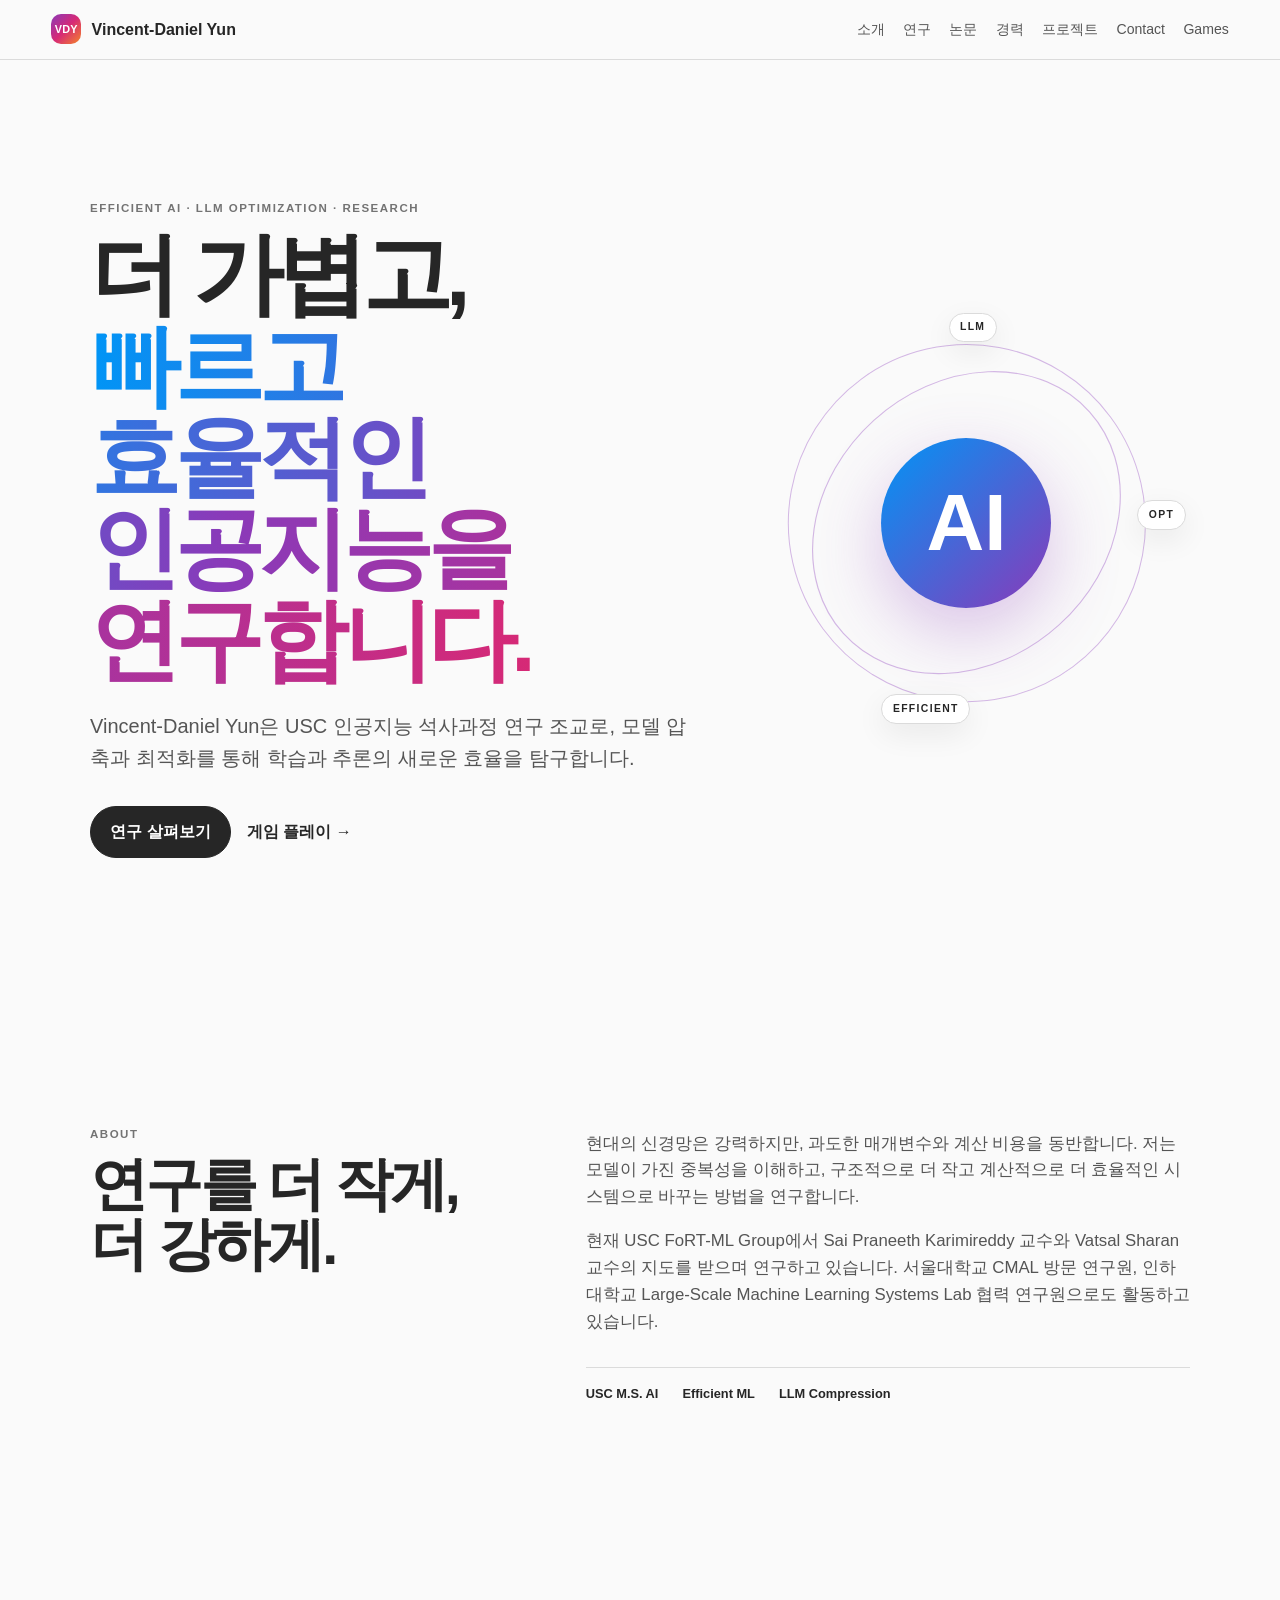
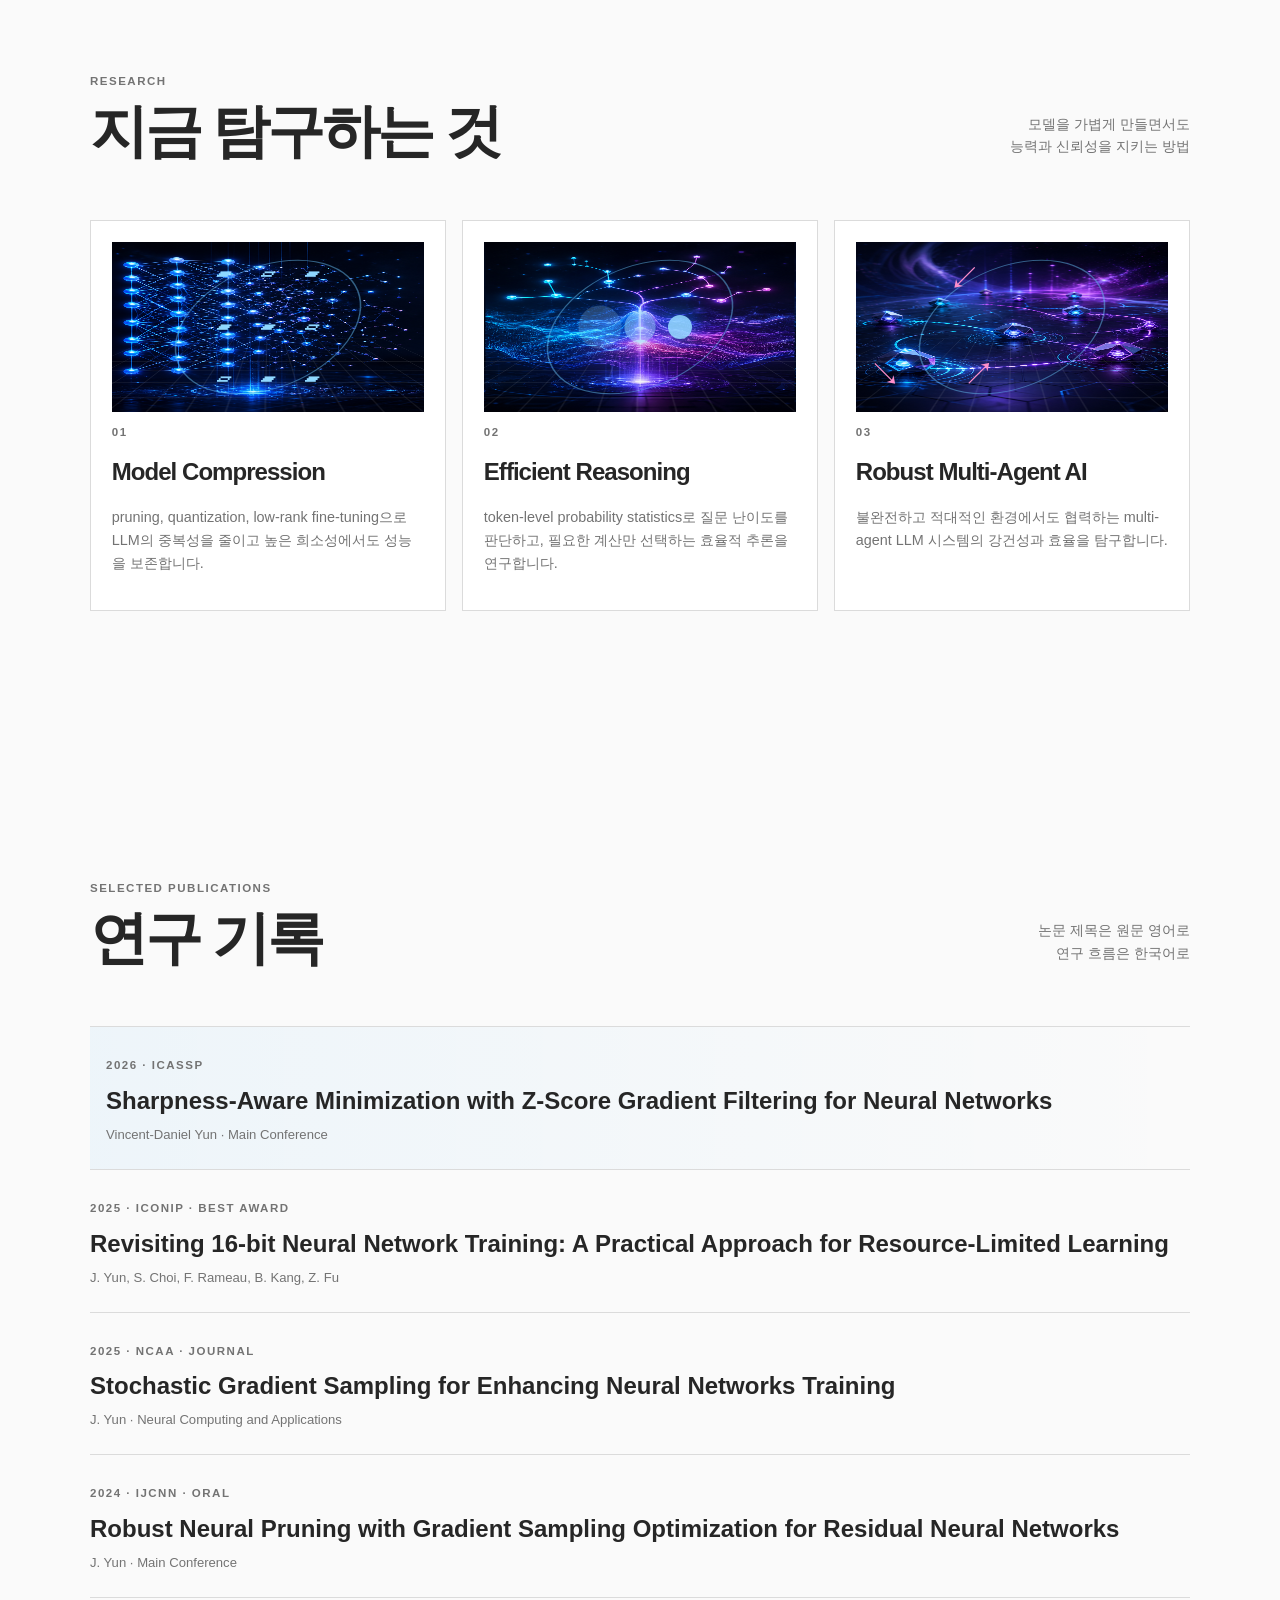
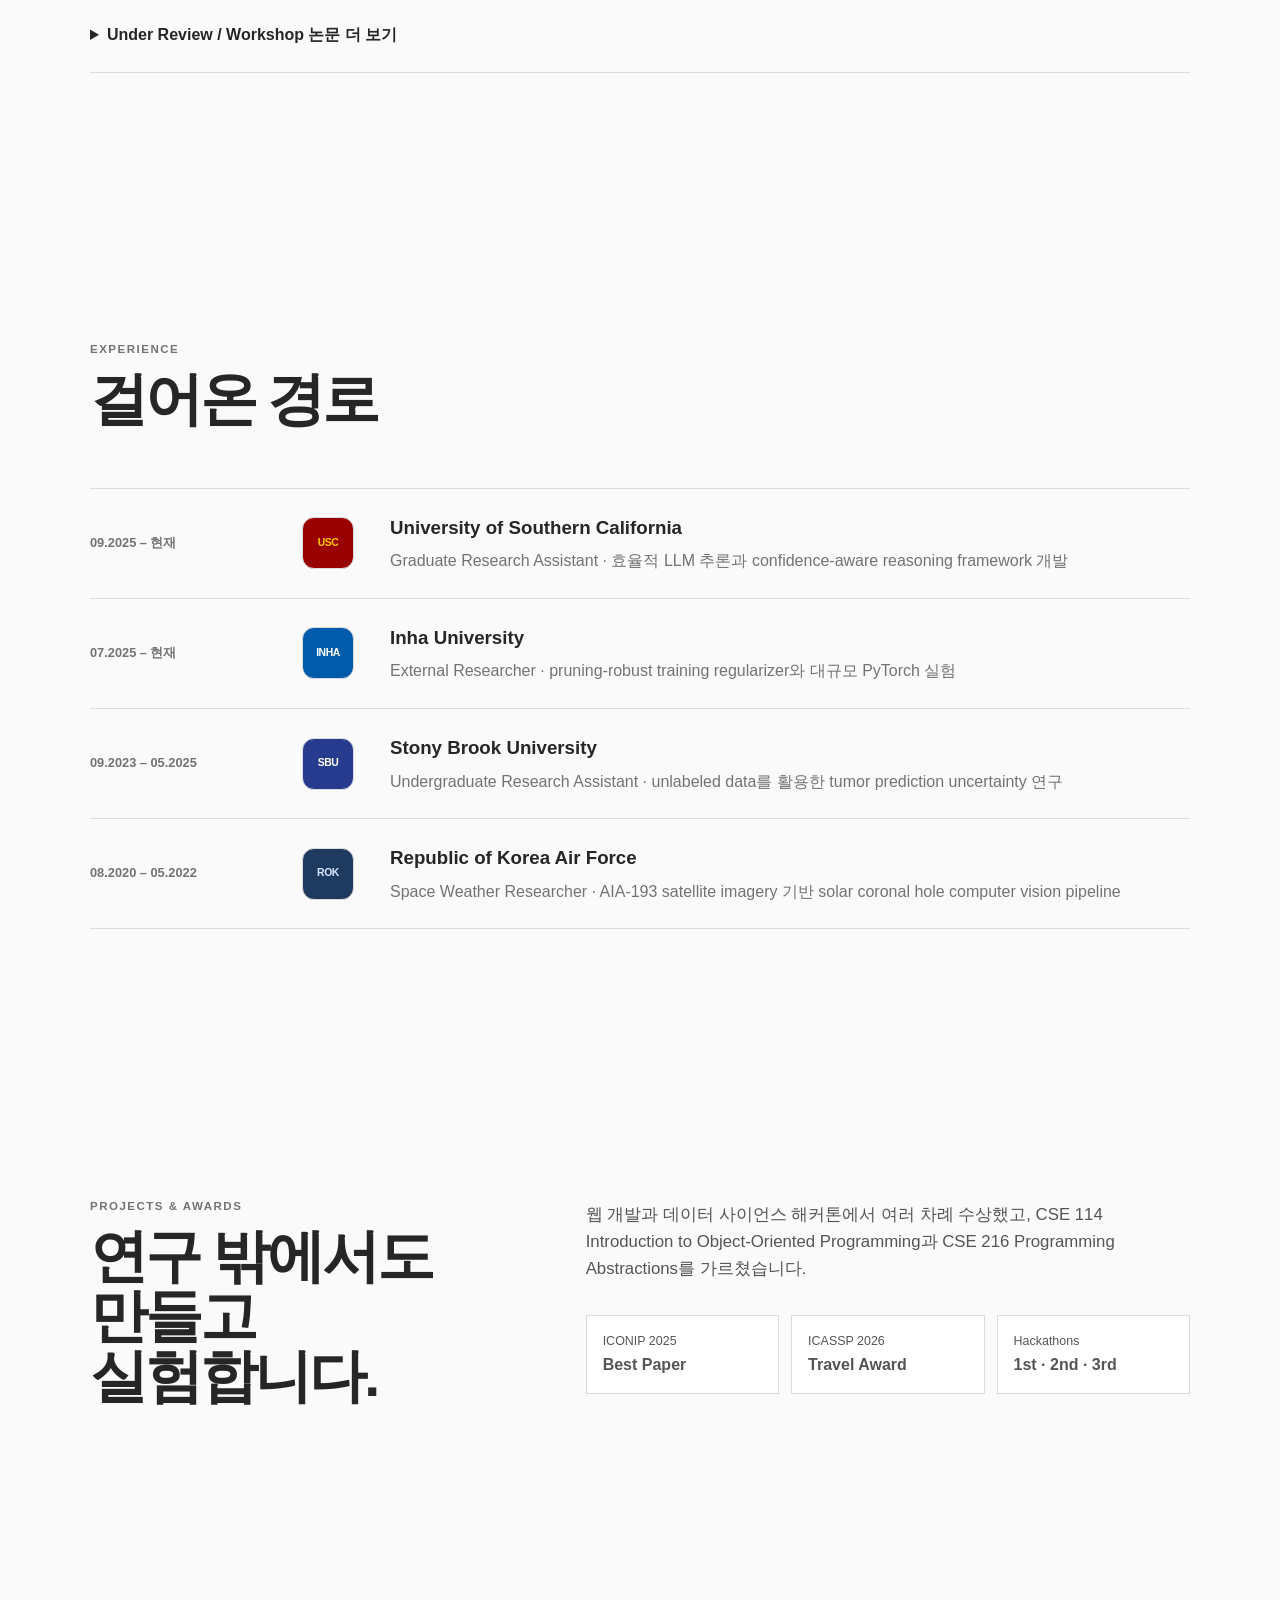
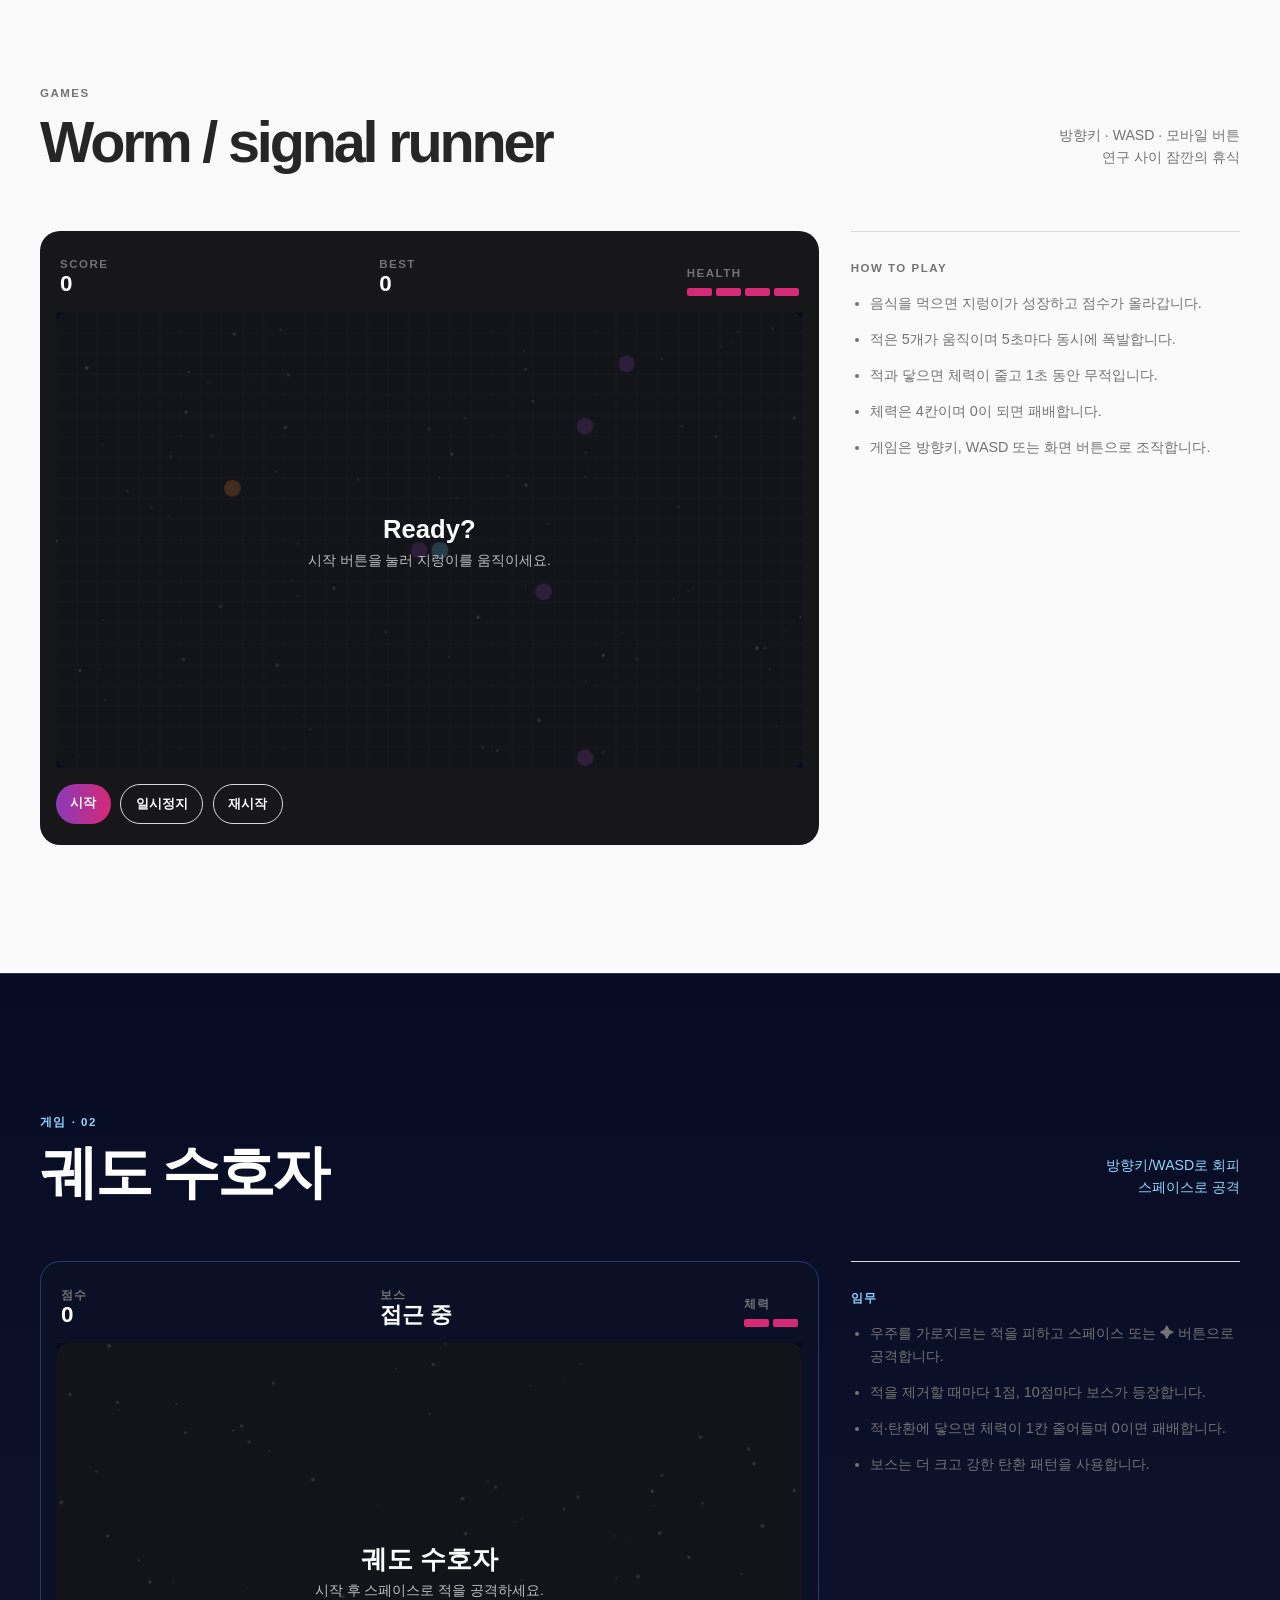
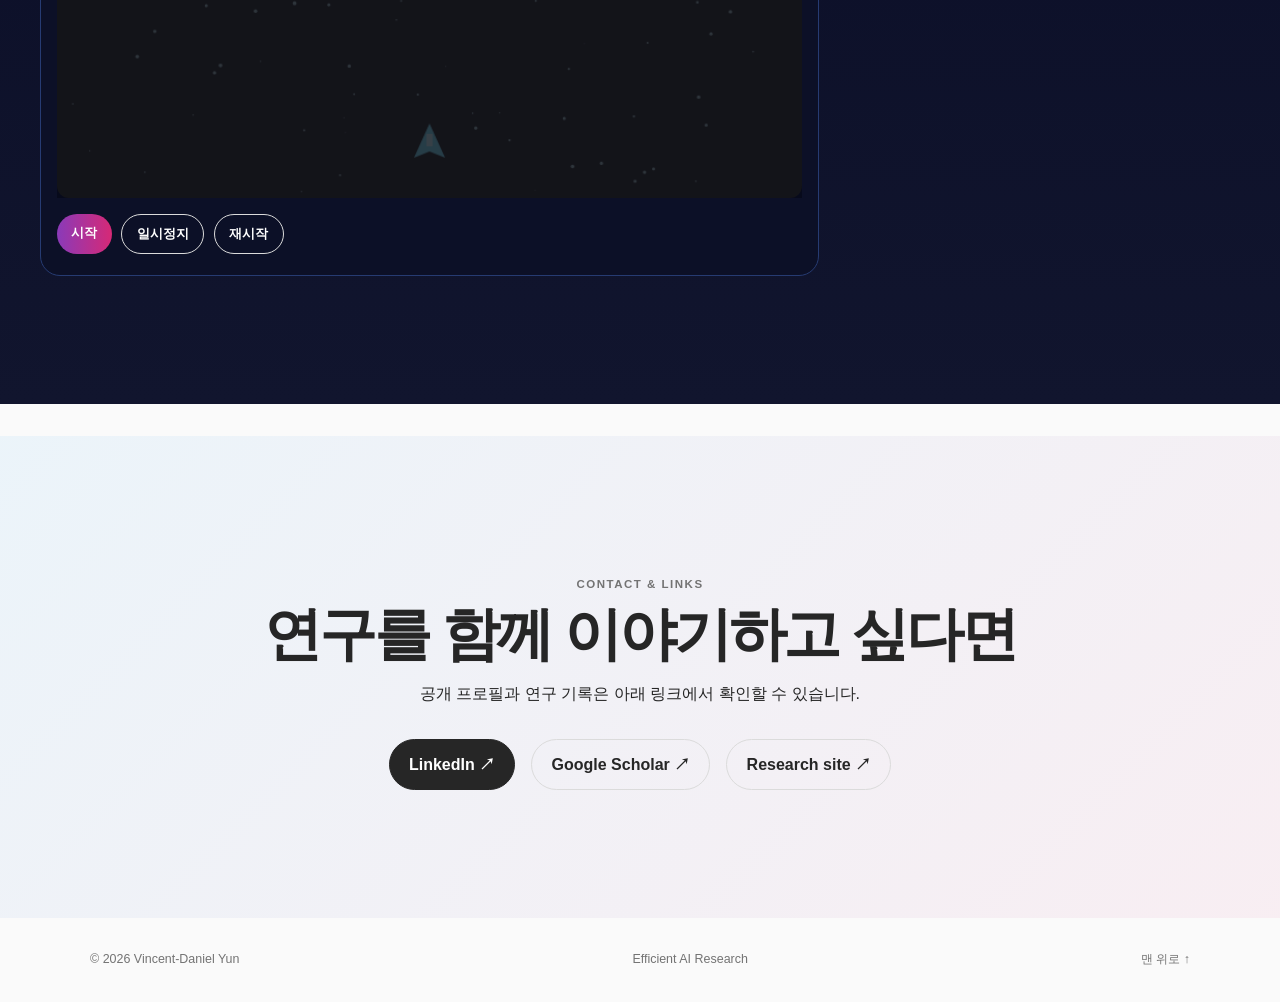
<file: index.html>
<!doctype html>
<html lang="ko">
<head>
  <meta charset="utf-8">
  <meta name="viewport" content="width=device-width, initial-scale=1">
  <meta name="description" content="Vincent-Daniel Yun의 효율적 인공지능 연구 포트폴리오">
  <title>Vincent-Daniel Yun | Efficient AI Research</title>
  <link rel="stylesheet" href="styles.css">
</head>
<body>
  <header class="site-header">
    <a class="brand" href="#home" aria-label="Vincent-Daniel Yun 홈">
      <span class="brand-mark">VDY</span><span>Vincent-Daniel Yun</span>
    </a>
    <button class="menu-toggle" type="button" aria-expanded="false" aria-controls="site-nav">메뉴</button>
    <nav id="site-nav" aria-label="주요 메뉴">
      <a href="#about">소개</a><a href="#research">연구</a><a href="#publications">논문</a>
      <a href="#experience">경력</a><a href="#projects">프로젝트</a><a href="#contact">Contact</a><a href="#games">Games</a>
    </nav>
  </header>

  <main>
    <section id="home" class="hero section-shell" aria-labelledby="hero-title">
      <div class="hero-copy">
        <p class="kicker">Efficient AI · LLM Optimization · Research</p>
        <h1 id="hero-title">더 가볍고, <em>빠르고 효율적인 인공지능을 연구합니다.</em></h1>
        <p class="hero-lede">Vincent-Daniel Yun은 USC 인공지능 석사과정 연구 조교로, 모델 압축과 최적화를 통해 학습과 추론의 새로운 효율을 탐구합니다.</p>
        <div class="hero-actions"><a class="button button-primary" href="#research">연구 살펴보기</a><a class="text-link" href="#games">게임 플레이 →</a></div>
      </div>
      <div class="research-orbit" aria-label="연구 분야를 표현한 추상 이미지" role="img">
        <span class="orbit orbit-a"></span><span class="orbit orbit-b"></span><span class="orbit-core">AI</span>
        <span class="orbit-label label-top">LLM</span><span class="orbit-label label-right">OPT</span><span class="orbit-label label-bottom">EFFICIENT</span>
      </div>
    </section>

    <section id="about" class="section-shell split-section" aria-labelledby="about-title">
      <div class="section-intro"><p class="kicker">About</p><h2 id="about-title">연구를 더 작게,<br>더 강하게.</h2></div>
      <div class="section-body"><p>현대의 신경망은 강력하지만, 과도한 매개변수와 계산 비용을 동반합니다. 저는 모델이 가진 중복성을 이해하고, 구조적으로 더 작고 계산적으로 더 효율적인 시스템으로 바꾸는 방법을 연구합니다.</p><p>현재 USC FoRT-ML Group에서 Sai Praneeth Karimireddy 교수와 Vatsal Sharan 교수의 지도를 받으며 연구하고 있습니다. 서울대학교 CMAL 방문 연구원, 인하대학교 Large-Scale Machine Learning Systems Lab 협력 연구원으로도 활동하고 있습니다.</p><div class="fact-row"><span>USC M.S. AI</span><span>Efficient ML</span><span>LLM Compression</span></div></div>
    </section>

    <section id="research" class="section-shell" aria-labelledby="research-title">
      <div class="section-heading"><div><p class="kicker">Research</p><h2 id="research-title">지금 탐구하는 것</h2></div><p class="section-note">모델을 가볍게 만들면서도<br>능력과 신뢰성을 지키는 방법</p></div>
      <div class="research-grid">
        <article class="research-card"><div class="visual visual-pruning"><span>▰ ▱ ▰</span><span>▰ ▰ ▱</span><span>▱ ▰ ▰</span></div><p class="card-index">01</p><h3>Model Compression</h3><p>pruning, quantization, low-rank fine-tuning으로 LLM의 중복성을 줄이고 높은 희소성에서도 성능을 보존합니다.</p></article>
        <article class="research-card"><div class="visual visual-reasoning"><span class="pulse p1"></span><span class="pulse p2"></span><span class="pulse p3"></span></div><p class="card-index">02</p><h3>Efficient Reasoning</h3><p>token-level probability statistics로 질문 난이도를 판단하고, 필요한 계산만 선택하는 효율적 추론을 연구합니다.</p></article>
        <article class="research-card"><div class="visual visual-agents"><span>↗</span><span>↘</span><span>↙</span><span>↖</span></div><p class="card-index">03</p><h3>Robust Multi-Agent AI</h3><p>불완전하고 적대적인 환경에서도 협력하는 multi-agent LLM 시스템의 강건성과 효율을 탐구합니다.</p></article>
      </div>
    </section>

    <section id="publications" class="section-shell" aria-labelledby="publications-title">
      <div class="section-heading"><div><p class="kicker">Selected Publications</p><h2 id="publications-title">연구 기록</h2></div><p class="section-note">논문 제목은 원문 영어로<br>연구 흐름은 한국어로</p></div>
      <div class="publication-list">
        <article class="publication featured"><span class="pub-year">2026 · ICASSP</span><h3>Sharpness-Aware Minimization with Z-Score Gradient Filtering for Neural Networks</h3><p>Vincent-Daniel Yun · Main Conference</p></article>
        <article class="publication"><span class="pub-year">2025 · ICONIP · Best Award</span><h3>Revisiting 16-bit Neural Network Training: A Practical Approach for Resource-Limited Learning</h3><p>J. Yun, S. Choi, F. Rameau, B. Kang, Z. Fu</p></article>
        <article class="publication"><span class="pub-year">2025 · NCAA · Journal</span><h3>Stochastic Gradient Sampling for Enhancing Neural Networks Training</h3><p>J. Yun · Neural Computing and Applications</p></article>
        <article class="publication"><span class="pub-year">2024 · IJCNN · Oral</span><h3>Robust Neural Pruning with Gradient Sampling Optimization for Residual Neural Networks</h3><p>J. Yun · Main Conference</p></article>
        <details class="publication-more"><summary>Under Review / Workshop 논문 더 보기</summary><div class="more-list"><h3>Locality-Aware Redundancy Pruning for LLM Depth Compression</h3><h3>Ghosted Layers: Unconstrained Activation Alignment for Recovering Layer-Pruned LLMs</h3><h3>Weight Concentration Regularization for Improving Pruning Robustness Under High Sparsity</h3><h3>Robust Multi-Agent LLMs under Byzantine Faults</h3><h3>Rethinking Layer Redundancy in Large Language Models: Calibration Objectives and Search for Depth Pruning</h3><h3>Asynchronous Sharpness-Aware Minimization for Fast and Accurate Deep Learning</h3><h3>Singular Energy-Aware Layer-wise Rank Allocation for Accurate Low-Rank Fine-Tuning</h3><h3>Spectrum-Shaping Regularization for Neural Network Training Robust to Low-Rank Pruning</h3><h3>Why Does Stochastic Gradient Descent Slow Down in Low-Precision Training?</h3><h3>Hyperparameter-Free Auto-Scaled Gradient Normalization via Global Standard Deviation Dynamics</h3></div></details>
      </div>
    </section>

    <section id="experience" class="section-shell" aria-labelledby="experience-title">
      <div class="section-heading"><div><p class="kicker">Experience</p><h2 id="experience-title">걸어온 경로</h2></div></div>
      <div class="timeline">
        <article><time>09.2025 – 현재</time><span class="institution-logo logo-usc" aria-label="University of Southern California 로고">USC</span><div><h3>University of Southern California</h3><p>Graduate Research Assistant · 효율적 LLM 추론과 confidence-aware reasoning framework 개발</p></div></article>
        <article><time>07.2025 – 현재</time><span class="institution-logo logo-inha" aria-label="Inha University 로고">INHA</span><div><h3>Inha University</h3><p>External Researcher · pruning-robust training regularizer와 대규모 PyTorch 실험</p></div></article>
        <article><time>09.2023 – 05.2025</time><span class="institution-logo logo-stony" aria-label="Stony Brook University 로고">SBU</span><div><h3>Stony Brook University</h3><p>Undergraduate Research Assistant · unlabeled data를 활용한 tumor prediction uncertainty 연구</p></div></article>
        <article><time>08.2020 – 05.2022</time><span class="institution-logo logo-air" aria-label="Republic of Korea Air Force 로고">ROK</span><div><h3>Republic of Korea Air Force</h3><p>Space Weather Researcher · AIA-193 satellite imagery 기반 solar coronal hole computer vision pipeline</p></div></article>
      </div>
    </section>

    <section id="projects" class="section-shell split-section" aria-labelledby="projects-title">
      <div class="section-intro"><p class="kicker">Projects & Awards</p><h2 id="projects-title">연구 밖에서도 만들고 실험합니다.</h2></div>
      <div class="section-body"><p>웹 개발과 데이터 사이언스 해커톤에서 여러 차례 수상했고, CSE 114 Introduction to Object-Oriented Programming과 CSE 216 Programming Abstractions를 가르쳤습니다.</p><div class="award-grid"><span>ICONIP 2025<br><b>Best Paper</b></span><span>ICASSP 2026<br><b>Travel Award</b></span><span>Hackathons<br><b>1st · 2nd · 3rd</b></span></div></div>
    </section>

    <section id="games" class="section-shell games-section" aria-labelledby="games-title">
      <div class="section-heading"><div><p class="kicker">Games</p><h2 id="games-title">Worm / signal runner</h2></div><p class="section-note">방향키 · WASD · 모바일 버튼<br>연구 사이 잠깐의 휴식</p></div>
      <div class="game-layout">
        <div class="game-panel">
          <div class="game-topbar"><div><span class="game-label">SCORE</span><strong id="score">0</strong></div><div><span class="game-label">BEST</span><strong id="high-score">0</strong></div><div class="health-wrap"><span class="game-label">HEALTH</span><div id="health" class="health" aria-label="체력 4칸"></div></div></div>
          <div class="canvas-wrap"><canvas id="game-canvas" width="720" height="440" tabindex="0" aria-label="지렁이 게임 보드"></canvas><div id="game-message" class="game-message"><strong>Ready?</strong><span>시작 버튼을 눌러 지렁이를 움직이세요.</span></div></div>
          <div class="game-actions"><button id="start-game" class="button button-primary" type="button">시작</button><button id="pause-game" class="button button-ghost" type="button" disabled>일시정지</button><button id="restart-game" class="button button-ghost" type="button">재시작</button></div>
          <div class="touch-controls" aria-label="모바일 게임 조작"><button type="button" data-direction="up" aria-label="위">↑</button><div><button type="button" data-direction="left" aria-label="왼쪽">←</button><button type="button" data-direction="down" aria-label="아래">↓</button><button type="button" data-direction="right" aria-label="오른쪽">→</button></div></div>
        </div>
        <aside class="game-guide"><p class="kicker">How to play</p><ul><li>음식을 먹으면 지렁이가 성장하고 점수가 올라갑니다.</li><li>적은 5개가 움직이며 5초마다 동시에 폭발합니다.</li><li>적과 닿으면 체력이 줄고 1초 동안 무적입니다.</li><li>체력은 4칸이며 0이 되면 패배합니다.</li><li>게임은 방향키, WASD 또는 화면 버튼으로 조작합니다.</li></ul></aside>
      </div>
    </section>

    <section class="plane-game section-shell" aria-labelledby="plane-title">
      <div class="section-heading"><div><p class="kicker">게임 · 02</p><h2 id="plane-title">궤도 수호자</h2></div><p class="section-note">방향키/WASD로 회피<br>스페이스로 공격</p></div>
      <div class="plane-layout"><div class="plane-panel"><div class="game-topbar"><div><span class="game-label">점수</span><strong id="plane-score">0</strong></div><div><span class="game-label">보스</span><strong id="plane-boss">접근 중</strong></div><div class="health-wrap"><span class="game-label">체력</span><div id="plane-health" class="health" aria-label="비행기 체력 4칸"></div></div></div><div class="canvas-wrap"><canvas id="plane-canvas" width="720" height="440" tabindex="0" aria-label="비행기 게임 보드"></canvas><div id="plane-message" class="game-message"><strong>궤도 수호자</strong><span>시작 후 스페이스로 적을 공격하세요.</span></div></div><div class="game-actions"><button id="plane-start" class="button button-primary" type="button">시작</button><button id="plane-pause" class="button button-ghost" type="button" disabled>일시정지</button><button id="plane-restart" class="button button-ghost" type="button">재시작</button></div><div class="plane-touch-controls" aria-label="비행기 모바일 게임 조작"><div><button type="button" data-plane-direction="up" aria-label="비행기 위">↑</button></div><div><button type="button" data-plane-direction="left" aria-label="비행기 왼쪽">←</button><button type="button" data-plane-fire aria-label="비행기 발사">✦</button><button type="button" data-plane-direction="right" aria-label="비행기 오른쪽">→</button></div><div><button type="button" data-plane-direction="down" aria-label="비행기 아래">↓</button></div></div></div><aside class="game-guide"><p class="kicker">임무</p><ul><li>우주를 가로지르는 적을 피하고 스페이스 또는 ✦ 버튼으로 공격합니다.</li><li>적을 제거할 때마다 1점, 10점마다 보스가 등장합니다.</li><li>적·탄환에 닿으면 체력이 1칸 줄어들며 0이면 패배합니다.</li><li>보스는 더 크고 강한 탄환 패턴을 사용합니다.</li></ul></aside></div>
    </section>

    <section id="contact" class="section-shell contact-section" aria-labelledby="contact-title"><p class="kicker">Contact & Links</p><h2 id="contact-title">연구를 함께 이야기하고 싶다면</h2><p>공개 프로필과 연구 기록은 아래 링크에서 확인할 수 있습니다.</p><div class="link-row"><a class="button button-primary" href="https://www.linkedin.com/in/yun-cs/" target="_blank" rel="noreferrer">LinkedIn ↗</a><a class="button button-ghost" href="https://scholar.google.com/citations?user=mlfYKfgAAAAJ" target="_blank" rel="noreferrer">Google Scholar ↗</a><a class="button button-ghost" href="https://www.worldwidedaniel.com" target="_blank" rel="noreferrer">Research site ↗</a></div></section>
  </main>
  <footer class="site-footer"><span>© 2026 Vincent-Daniel Yun</span><span>Efficient AI Research</span><a href="#home">맨 위로 ↑</a></footer>
  <script src="script.js"></script>
  <script src="game.js"></script>
</body>
</html>
</file>
<file: styles.css>
:root{--ink:#262626;--muted:#737373;--line:#dbdbdb;--paper:#fafafa;--card:#fff;--blue:#0095f6;--pink:#d62976;--violet:#8a3ab9;font-family:-apple-system,BlinkMacSystemFont,"Segoe UI",sans-serif;color:var(--ink);background:var(--paper);line-height:1.6}
*{box-sizing:border-box}html{scroll-behavior:smooth}body{margin:0;overflow-x:hidden}a{color:inherit}button{font:inherit}.site-header{align-items:center;background:rgba(250,250,250,.95);border-bottom:1px solid var(--line);display:flex;gap:1.5rem;justify-content:space-between;padding:.9rem clamp(1rem,4vw,4rem);position:sticky;top:0;z-index:10;backdrop-filter:blur(10px)}.brand{align-items:center;display:flex;gap:.65rem;font-weight:700;text-decoration:none;white-space:nowrap}.brand-mark{align-items:center;background:linear-gradient(135deg,var(--violet),var(--pink),#f58529);border-radius:10px;color:#fff;display:inline-flex;font-size:.68rem;height:30px;justify-content:center;letter-spacing:.02em;width:30px}nav{display:flex;flex-wrap:wrap;gap:1.15rem}nav a{color:#555;font-size:.88rem;text-decoration:none}nav a:hover,nav a:focus-visible{color:var(--blue)}.menu-toggle{background:none;border:0;display:none}
.section-shell{margin:0 auto;max-width:1180px;padding:clamp(4.5rem,10vw,9rem) clamp(1rem,4vw,2.5rem)}.hero{align-items:center;display:grid;gap:3rem;grid-template-columns:minmax(0,1.15fr) minmax(260px,.85fr);min-height:calc(100vh - 64px)}.kicker,.game-label,.card-index,.pub-year{color:var(--muted);font-size:.72rem;font-weight:700;letter-spacing:.13em;text-transform:uppercase}.hero h1{font-size:clamp(2.8rem,7vw,6.8rem);letter-spacing:-.065em;line-height:.98;margin:.7rem 0 1.5rem}.hero h1 em{background:linear-gradient(90deg,var(--blue),var(--violet),var(--pink));-webkit-background-clip:text;background-clip:text;color:transparent;font-style:normal}.hero-lede{color:#555;font-size:clamp(1rem,2vw,1.25rem);max-width:650px}.hero-actions,.link-row{align-items:center;display:flex;flex-wrap:wrap;gap:1rem;margin-top:2rem}.button{border:1px solid var(--line);border-radius:999px;cursor:pointer;display:inline-flex;font-weight:700;padding:.75rem 1.2rem;text-decoration:none}.button-primary{background:var(--ink);border-color:var(--ink);color:#fff}.button-primary:hover{background:linear-gradient(90deg,var(--violet),var(--pink));border-color:transparent}.button-ghost{background:transparent;color:var(--ink)}.button-ghost:hover{border-color:var(--blue);color:var(--blue)}.text-link{font-weight:700;text-decoration:none}.text-link:hover{color:var(--blue)}
.research-orbit{aspect-ratio:1;max-width:450px;position:relative}.orbit{border:1px solid rgba(138,58,185,.35);border-radius:50%;inset:10%;position:absolute;transform:rotate(32deg)}.orbit-b{inset:19%;transform:rotate(-42deg) scaleX(1.2)}.orbit-core{align-items:center;background:linear-gradient(135deg,var(--blue),var(--violet));border-radius:50%;box-shadow:0 24px 70px rgba(138,58,185,.3);color:#fff;display:flex;font-size:clamp(2rem,7vw,5rem);font-weight:800;height:38%;justify-content:center;left:31%;position:absolute;top:31%;width:38%}.orbit-label{background:var(--card);border:1px solid var(--line);border-radius:99px;box-shadow:0 10px 30px rgba(0,0,0,.07);font-size:.65rem;font-weight:800;letter-spacing:.13em;padding:.35rem .65rem;position:absolute}.label-top{left:46%;top:3%}.label-right{right:1%;top:45%}.label-bottom{bottom:5%;left:31%}
.split-section{display:grid;gap:4rem;grid-template-columns:1fr 1.4fr}.section-intro h2,.section-heading h2,.contact-section h2{font-size:clamp(2rem,4.5vw,4.5rem);letter-spacing:-.055em;line-height:1.04;margin:.6rem 0}.section-body{color:#555;font-size:1.05rem;max-width:650px}.fact-row{border-top:1px solid var(--line);display:flex;flex-wrap:wrap;gap:1.5rem;margin-top:2rem;padding-top:1rem}.fact-row span{color:var(--ink);font-size:.8rem;font-weight:700}.section-heading{align-items:end;display:flex;justify-content:space-between;margin-bottom:3rem}.section-note{color:var(--muted);font-size:.88rem;text-align:right}.research-grid{display:grid;gap:1rem;grid-template-columns:repeat(3,1fr)}.research-card{background:var(--card);border:1px solid var(--line);min-height:390px;padding:1.3rem}.research-card h3{font-size:1.5rem;letter-spacing:-.04em;margin:.4rem 0}.research-card p:last-child{color:var(--muted);font-size:.9rem}.visual{align-items:center;background:linear-gradient(135deg,#fafafa,#f0eafa);display:flex;height:170px;justify-content:center;overflow:hidden;position:relative}.visual-pruning{flex-direction:column;gap:.4rem}.visual-pruning span{color:var(--violet);font-size:1.8rem;letter-spacing:.7rem;transform:translateX(.35rem)}.visual-reasoning{gap:1rem}.pulse{background:var(--blue);border-radius:50%;height:24px;width:24px}.p1{opacity:.25;transform:scale(1.8)}.p2{opacity:.55;transform:scale(1.3)}.p3{opacity:.9}.visual-agents{gap:3rem}.visual-agents span{color:var(--pink);font-size:2rem;position:absolute}.visual-agents span:nth-child(1){top:28%;left:28%}.visual-agents span:nth-child(2){top:28%;right:28%}.visual-agents span:nth-child(3){bottom:28%;right:28%}.visual-agents span:nth-child(4){bottom:28%;left:28%}
.publication-list{border-top:1px solid var(--line)}.publication{border-bottom:1px solid var(--line);padding:1.5rem 0}.publication h3{font-size:clamp(1.05rem,2vw,1.5rem);font-weight:600;line-height:1.3;margin:.5rem 0}.publication p{color:var(--muted);font-size:.82rem;margin:0}.featured{background:linear-gradient(90deg,rgba(0,149,246,.05),transparent);padding-left:1rem}.publication-more{border-bottom:1px solid var(--line);padding:1.5rem 0}.publication-more summary{cursor:pointer;font-weight:700}.more-list{display:grid;gap:.6rem;margin-top:1.5rem}.more-list h3{font-size:1rem;font-weight:500;margin:0}.timeline{border-top:1px solid var(--line)}.timeline article{display:grid;gap:2rem;grid-template-columns:180px 1fr;padding:1.5rem 0;border-bottom:1px solid var(--line)}.timeline time{color:var(--muted);font-size:.8rem;font-weight:700}.timeline h3{margin:0}.timeline p{color:var(--muted);margin:.35rem 0 0}.award-grid{display:grid;grid-template-columns:repeat(3,1fr);gap:.75rem;margin-top:2rem}.award-grid span{background:var(--card);border:1px solid var(--line);font-size:.78rem;padding:1rem}.award-grid b{font-size:1rem}.contact-section{background:linear-gradient(135deg,rgba(0,149,246,.06),rgba(214,41,118,.06));margin-top:2rem;max-width:none}.contact-section>*{margin-left:auto;margin-right:auto;max-width:1180px}.contact-section .link-row{justify-content:flex-start}.games-section{max-width:1280px}.game-layout{display:grid;gap:2rem;grid-template-columns:minmax(0,2fr) minmax(220px,1fr)}.game-panel{background:#171719;border-radius:20px;color:#fff;overflow:hidden;padding:1rem}.game-topbar{align-items:end;display:flex;gap:1.5rem;justify-content:space-between;padding:.5rem .25rem 1rem}.game-topbar>div{display:flex;flex-direction:column}.game-topbar strong{font-size:1.4rem;line-height:1}.health{display:flex;gap:.25rem;margin-top:.35rem}.health span{background:var(--pink);border-radius:2px;height:8px;width:25px}.health span.empty{background:#45454c}.canvas-wrap{background:#202024;border-radius:12px;min-height:280px;position:relative}.canvas-wrap canvas{display:block;height:auto;image-rendering:auto;width:100%}.game-message{align-items:center;background:rgba(23,23,25,.8);border-radius:12px;display:flex;inset:0;justify-content:center;position:absolute;text-align:center;flex-direction:column}.game-message.hidden{display:none}.game-message strong{font-size:1.6rem}.game-message span{color:#bcbcc4;font-size:.85rem}.game-actions{display:flex;flex-wrap:wrap;gap:.6rem;padding:1rem 0 .3rem}.game-actions .button{color:#fff;font-size:.8rem;padding:.55rem .9rem}.game-actions .button-primary{background:linear-gradient(90deg,var(--violet),var(--pink));border:0}.touch-controls{display:none;justify-content:center;text-align:center}.touch-controls>div{display:flex;justify-content:center}.touch-controls button{background:#303037;border:1px solid #4b4b55;border-radius:8px;color:#fff;font-size:1.2rem;height:44px;margin:3px;touch-action:manipulation;width:44px}.game-guide{border-top:1px solid var(--line);padding-top:1rem}.game-guide ul{color:var(--muted);font-size:.9rem;padding-left:1.2rem}.game-guide li{margin:.8rem 0}.site-footer{display:flex;justify-content:space-between;margin:auto;max-width:1180px;padding:2rem clamp(1rem,4vw,2.5rem);color:var(--muted);font-size:.78rem}.site-footer a{text-decoration:none}
@media (max-width:800px){.menu-toggle{display:block;margin-left:auto}.site-header{flex-wrap:wrap}.site-header nav{display:none;flex-basis:100%;gap:.7rem 1rem}.site-header nav.open{display:flex}.hero{grid-template-columns:1fr;min-height:auto;padding-top:5rem}.research-orbit{margin:0 auto;max-width:320px}.split-section{gap:2rem;grid-template-columns:1fr}.research-grid{grid-template-columns:1fr 1fr}.game-layout{grid-template-columns:1fr}.touch-controls{display:block}.game-guide{order:-1}}
@media (max-width:520px){.section-shell{padding-bottom:4.5rem;padding-top:4.5rem}.hero h1{font-size:clamp(2.55rem,13vw,4rem)}.hero-actions .button{width:100%;justify-content:center}.section-heading{align-items:start;flex-direction:column;gap:.6rem}.section-note{text-align:left}.research-grid{grid-template-columns:1fr}.timeline article{gap:.4rem;grid-template-columns:1fr}.award-grid{grid-template-columns:1fr}.game-topbar{gap:.65rem}.health span{width:17px}.site-footer{flex-direction:column;gap:.5rem}}
@media (prefers-reduced-motion:reduce){*,*::before,*::after{scroll-behavior:auto!important;transition:none!important;animation:none!important}}

/* Step 9 visual and responsive refinements */
.hero h1,.section-intro h2,.section-heading h2,.contact-section h2{word-break:keep-all}
.hero h1{line-height:1.02}
.visual{background-color:#080b24;background-image:url("assets/research-sf.png"),radial-gradient(circle at 50% 45%,rgba(0,149,246,.25),transparent 28%);background-repeat:no-repeat;background-size:300% 100%,100% 100%;}
.visual-pruning{background-position:0 0,center}.visual-reasoning{background-position:50% 0,center}.visual-agents{background-position:100% 0,center}
.visual::before{background-image:linear-gradient(rgba(255,255,255,.08) 1px,transparent 1px),linear-gradient(90deg,rgba(255,255,255,.08) 1px,transparent 1px);background-size:22px 22px;content:"";inset:0;position:absolute;transform:perspective(180px) rotateX(55deg) scale(1.8);transform-origin:bottom}
.visual::after{border:1px solid rgba(101,185,237,.5);border-radius:50%;content:"";height:120px;position:absolute;transform:rotate(-22deg) scaleX(1.6);width:120px}
.visual-pruning span,.visual-agents span{position:relative;z-index:1}.visual-pruning span{color:#8ed7ff}.visual-agents span{color:#ff8fcb}.pulse{background:#8ed7ff;box-shadow:0 0 24px #0095f6;position:relative;z-index:1}
.timeline article{align-items:center;grid-template-columns:180px 56px 1fr}.institution-logo{align-items:center;border:1px solid var(--line);border-radius:12px;display:flex;font-size:.65rem;font-weight:900;height:52px;justify-content:center;letter-spacing:-.04em;width:52px}.logo-usc{background:#990000;color:#ffcc00}.logo-inha{background:#005baa;color:#fff}.logo-stony{background:#273c8e;color:#fff}.logo-air{background:#1e3a5f;color:#d6e8ff}
.plane-game{background:linear-gradient(180deg,#080b24,#11152e);border-top:1px solid rgba(142,215,255,.18);color:#fff;max-width:1280px}.plane-game .section-note,.plane-game .kicker{color:#8ed7ff}.plane-layout{display:grid;gap:2rem;grid-template-columns:minmax(0,2fr) minmax(220px,1fr)}.plane-panel{background:#0c1027;border:1px solid #263b72;border-radius:20px;overflow:hidden;padding:1rem}.plane-game .canvas-wrap{background:#070a1b}.plane-touch-controls{display:none;text-align:center}.plane-touch-controls button{background:#16254a;border:1px solid #3a5b9b;border-radius:8px;color:#d5ebff;font-size:1.1rem;height:42px;margin:3px;touch-action:manipulation;width:42px}
@media (max-width:800px){.timeline article{grid-template-columns:1fr 52px 1fr}.plane-layout{grid-template-columns:1fr}.plane-touch-controls{display:block}}
@media (max-width:520px){.timeline article{grid-template-columns:1fr 44px 1fr}.institution-logo{height:44px;width:44px}}
.contact-section{text-align:center}.contact-section h2{margin-left:auto;margin-right:auto}.contact-section .link-row{justify-content:center}
</file>
